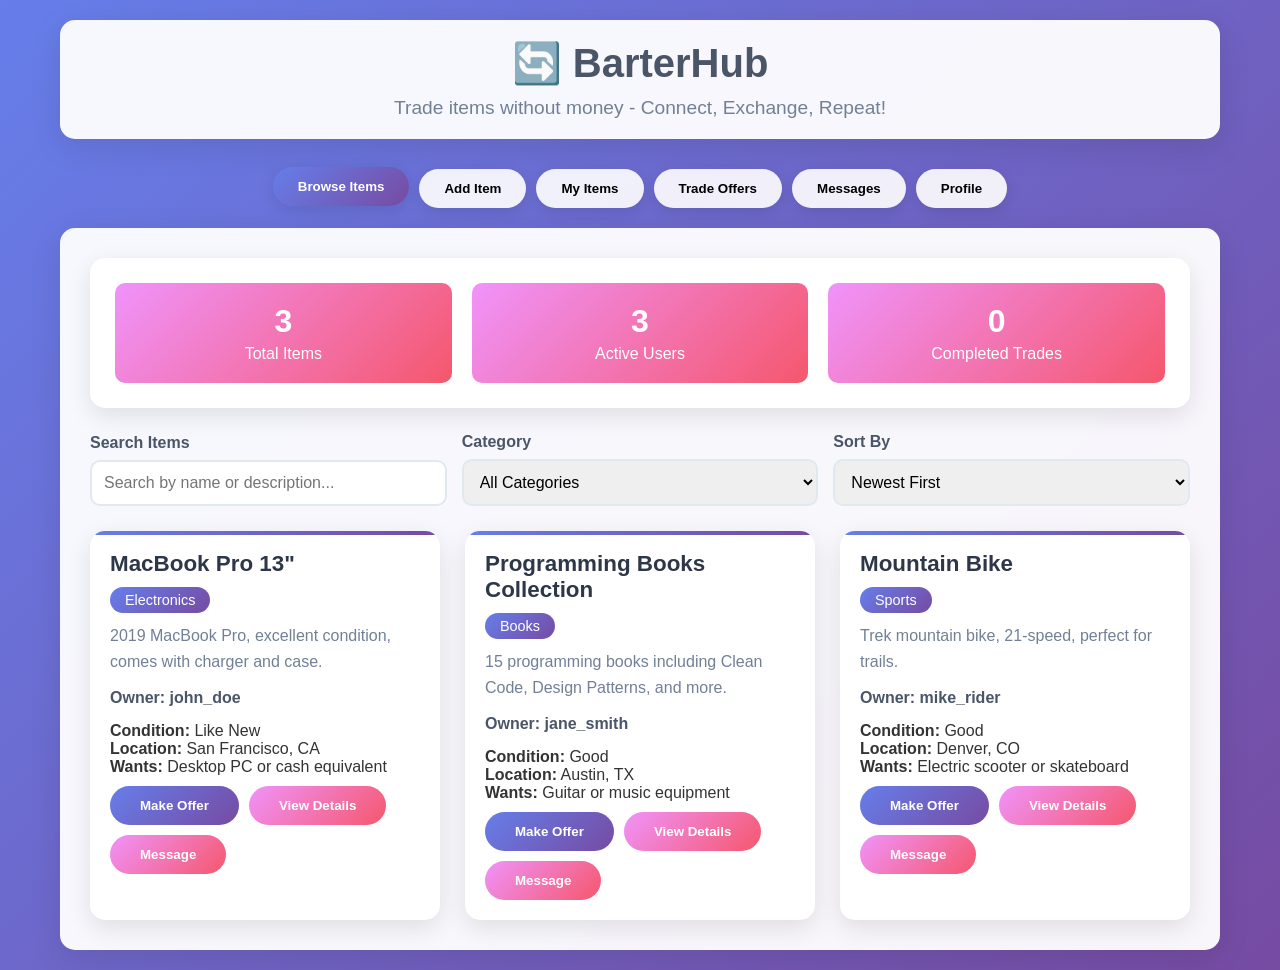
<file: index.html>
<!DOCTYPE html>
<html lang="en">
<head>
    <meta charset="UTF-8">
    <meta name="viewport" content="width=device-width, initial-scale=1.0">
    <title>BarterHub - Trade Without Money</title>
    <link rel="stylesheet" href="barter.css">
</head>
<body>
    <div class="container">
        <div class="header">
            <h1>🔄 BarterHub</h1>
            <p>Trade items without money - Connect, Exchange, Repeat!</p>
        </div>

        <div class="nav-tabs">
            <button class="tab-btn active" onclick="showTab('browse')">Browse Items</button>
            <button class="tab-btn" onclick="showTab('add')">Add Item</button>
            <button class="tab-btn" onclick="showTab('my-items')">My Items</button>
            <button class="tab-btn" onclick="showTab('offers')">Trade Offers</button>
            <button class="tab-btn" onclick="showTab('messages')">Messages</button>
            <button class="tab-btn" onclick="showTab('profile')">Profile</button>
        </div>

        <!-- Browse Items Tab -->
        <div id="browse" class="tab-content active">
            <div class="stats-card">
                <div class="stats-grid">
                    <div class="stat-item">
                        <div class="stat-number" id="totalItems">0</div>
                        <div>Total Items</div>
                    </div>
                    <div class="stat-item">
                        <div class="stat-number" id="activeUsers">0</div>
                        <div>Active Users</div>
                    </div>
                    <div class="stat-item">
                        <div class="stat-number" id="completedTrades">0</div>
                        <div>Completed Trades</div>
                    </div>
                </div>
            </div>

            <div class="search-filter">
                <div class="form-group">
                    <label>Search Items</label>
                    <input type="text" id="searchInput" placeholder="Search by name or description..." oninput="filterItems()">
                </div>
                <div class="form-group">
                    <label>Category</label>
                    <select id="categoryFilter" onchange="filterItems()">
                        <option value="">All Categories</option>
                        <option value="Electronics">Electronics</option>
                        <option value="Books">Books</option>
                        <option value="Clothing">Clothing</option>
                        <option value="Home & Garden">Home & Garden</option>
                        <option value="Sports">Sports</option>
                        <option value="Toys">Toys</option>
                        <option value="Other">Other</option>
                    </select>
                </div>
                <div class="form-group">
                    <label>Sort By</label>
                    <select id="sortBy" onchange="sortItems()">
                        <option value="newest">Newest First</option>
                        <option value="oldest">Oldest First</option>
                        <option value="name">Name A-Z</option>
                        <option value="category">Category</option>
                    </select>
                </div>
            </div>

            <div id="itemsGrid" class="items-grid">
                <!-- Items will be dynamically loaded here -->
            </div>
        </div>

        <!-- Add Item Tab -->
        <div id="add" class="tab-content">
            <h2 style="margin-bottom: 25px; color: #4a5568;">Add New Item for Barter</h2>
            <form id="addItemForm">
                <div class="form-group">
                    <label>Item Name *</label>
                    <input type="text" id="itemName" required placeholder="What are you offering?">
                </div>
                <div class="form-group">
                    <label>Category *</label>
                    <select id="itemCategory" required>
                        <option value="">Select Category</option>
                        <option value="Electronics">Electronics</option>
                        <option value="Books">Books</option>
                        <option value="Clothing">Clothing</option>
                        <option value="Home & Garden">Home & Garden</option>
                        <option value="Sports">Sports</option>
                        <option value="Toys">Toys</option>
                        <option value="Other">Other</option>
                    </select>
                </div>
                <div class="form-group">
                    <label>Description *</label>
                    <textarea id="itemDescription" required placeholder="Describe your item in detail..."></textarea>
                </div>
                <div class="form-group">
                    <label>Condition</label>
                    <select id="itemCondition">
                        <option value="New">New</option>
                        <option value="Like New">Like New</option>
                        <option value="Good">Good</option>
                        <option value="Fair">Fair</option>
                        <option value="Poor">Poor</option>
                    </select>
                </div>
                <div class="form-group">
                    <label>What would you like in exchange?</label>
                    <textarea id="wantedItems" placeholder="Describe what you're looking for..."></textarea>
                </div>
                <div class="form-group">
                    <label>Your Location</label>
                    <input type="text" id="itemLocation" placeholder="City, State">
                </div>
                <button type="submit" class="btn">Add Item to Barter List</button>
            </form>
        </div>

        <!-- My Items Tab -->
        <div id="my-items" class="tab-content">
            <h2 style="margin-bottom: 25px; color: #4a5568;">My Listed Items</h2>
            <div id="myItemsGrid" class="items-grid">
                <!-- User's items will be displayed here -->
            </div>
        </div>

        <!-- Trade Offers Tab -->
        <div id="offers" class="tab-content">
            <h2 style="margin-bottom: 25px; color: #4a5568;">Trade Offers Management</h2>
            
            <div class="nav-tabs" style="margin-bottom: 20px;">
                <button class="tab-btn active" onclick="showOfferTab('received')">Received Offers</button>
                <button class="tab-btn" onclick="showOfferTab('sent')">Sent Offers</button>
            </div>

            <div id="receivedOffers" class="offers-list">
                <!-- Received offers will be displayed here -->
            </div>

            <div id="sentOffers" class="offers-list" style="display: none;">
                <!-- Sent offers will be displayed here -->
            </div>
        </div>

        <!-- Messages Tab -->
        <div id="messages" class="tab-content">
            <h2 style="margin-bottom: 25px; color: #4171c4;">Trade Messages</h2>
            
            <div class="form-group">
                <label>Select Conversation</label>
                <select id="conversationSelect" onchange="loadConversation()">
                    <option value="">Choose a conversation...</option>
                </select>
            </div>

            <div id="chatContainer" style="display: none;">
                <div class="chat-box" id="chatMessages"></div>
                <div style="display: flex; gap: 10px;">
                    <input type="text" id="messageInput" placeholder="Type your message..." style="flex: 1;" onkeypress="if(event.key==='Enter') sendMessage()">
                    <button class="btn" onclick="sendMessage()">Send</button>
                </div>
            </div>
        </div>

        <!-- Profile Tab -->
        <div id="profile" class="tab-content">
            <h2 style="margin-bottom: 25px; color: #4a5568;">User Profile</h2>
            
            <div class="form-group">
                <label>Display Name</label>
                <input type="text" id="userName" value="Anonymous User">
            </div>
            
            <div class="form-group">
                <label>Email</label>
                <input type="email" id="userEmail" placeholder="your@email.com">
            </div>
            
            <div class="form-group">
                <label>Location</label>
                <input type="text" id="userLocation" placeholder="Your city, state">
            </div>
            
            <div class="form-group">
                <label>Bio</label>
                <textarea id="userBio" placeholder="Tell others about yourself..."></textarea>
            </div>

            <div class="rating-system">
                <label>Your Rating:</label>
                <div class="stars">
                    <span class="star active">★</span>
                    <span class="star active">★</span>
                    <span class="star active">★</span>
                    <span class="star active">★</span>
                    <span class="star">★</span>
                </div>
                <span>4.2/5 (12 reviews)</span>
            </div>
            
            <button class="btn" onclick="saveProfile()">Save Profile</button>
        </div>
    </div>

    <!-- Make Offer Modal -->
    <div id="offerModal" class="modal">
        <div class="modal-content">
            <span class="close" onclick="closeModal('offerModal')">&times;</span>
            <h3>Make Trade Offer</h3>
            <form id="offerForm">
                <div class="form-group">
                    <label>Select Your Item to Offer</label>
                    <select id="offerItemSelect" required>
                        <option value="">Choose an item...</option>
                    </select>
                </div>
                <div class="form-group">
                    <label>Additional Message</label>
                    <textarea id="offerMessage" placeholder="Explain why this is a good trade..."></textarea>
                </div>
                <button type="submit" class="btn">Send Offer</button>
            </form>
        </div>
    </div>

    <!-- Item Details Modal -->
    <div id="itemModal" class="modal">
        <div class="modal-content">
            <span class="close" onclick="closeModal('itemModal')">&times;</span>
            <div id="itemDetails">
                <!-- Item details will be loaded here -->
            </div>
        </div>
    </div>

    <script src="barter.js"></script>
</body>
</html>
</file>
<file: barter.css>
* {
            margin: 0;
            padding: 0;
            box-sizing: border-box;
        }

        body {
            font-family: 'Segoe UI', Tahoma, Geneva, Verdana, sans-serif;
            background: linear-gradient(135deg, #667eea 0%, #764ba2 100%);
            min-height: 100vh;
            color: #333;
        }

        .container {
            max-width: 1200px;
            margin: 0 auto;
            padding: 20px;
        }

        .header {
            background: rgba(255, 255, 255, 0.95);
            backdrop-filter: blur(10px);
            padding: 20px;
            border-radius: 15px;
            margin-bottom: 30px;
            box-shadow: 0 8px 32px rgba(0, 0, 0, 0.1);
        }

        .header h1 {
            text-align: center;
            color: #4a5568;
            font-size: 2.5em;
            margin-bottom: 10px;
        }

        .header p {
            text-align: center;
            color: #718096;
            font-size: 1.2em;
        }

        .nav-tabs {
            display: flex;
            justify-content: center;
            gap: 10px;
            margin: 20px 0;
            flex-wrap: wrap;
        }

        .tab-btn {
            background: rgba(255, 255, 255, 0.9);
            border: none;
            padding: 12px 25px;
            border-radius: 25px;
            cursor: pointer;
            font-weight: 600;
            transition: all 0.3s ease;
            box-shadow: 0 4px 15px rgba(0, 0, 0, 0.1);
        }

        .tab-btn:hover {
            transform: translateY(-2px);
            box-shadow: 0 8px 25px rgba(0, 0, 0, 0.15);
        }

        .tab-btn.active {
            background: linear-gradient(135deg, #667eea, #764ba2);
            color: white;
            transform: translateY(-2px);
        }

        .tab-content {
            display: none;
            background: rgba(255, 255, 255, 0.95);
            backdrop-filter: blur(10px);
            border-radius: 15px;
            padding: 30px;
            box-shadow: 0 8px 32px rgba(0, 0, 0, 0.1);
        }

        .tab-content.active {
            display: block;
            animation: fadeIn 0.5s ease-in-out;
        }

        @keyframes fadeIn {
            from { opacity: 0; transform: translateY(20px); }
            to { opacity: 1; transform: translateY(0); }
        }

        .form-group {
            margin-bottom: 20px;
        }

        .form-group label {
            display: block;
            margin-bottom: 8px;
            font-weight: 600;
            color: #4a5568;
        }

        .form-group input, .form-group textarea, .form-group select {
            width: 100%;
            padding: 12px;
            border: 2px solid #e2e8f0;
            border-radius: 10px;
            font-size: 16px;
            transition: border-color 0.3s ease;
        }

        .form-group input:focus, .form-group textarea:focus, .form-group select:focus {
            outline: none;
            border-color: #667eea;
            box-shadow: 0 0 0 3px rgba(102, 126, 234, 0.1);
        }

        .btn {
            background: linear-gradient(135deg, #667eea, #764ba2);
            color: white;
            border: none;
            padding: 12px 30px;
            border-radius: 25px;
            cursor: pointer;
            font-weight: 600;
            transition: all 0.3s ease;
            display: inline-block;
            text-decoration: none;
        }

        .btn:hover {
            transform: translateY(-2px);
            box-shadow: 0 8px 25px rgba(102, 126, 234, 0.3);
        }

        .btn-secondary {
            background: linear-gradient(135deg, #f093fb, #f5576c);
        }

        .btn-danger {
            background: linear-gradient(135deg, #ff9a9e, #fecfef);
            color: #721c24;
        }

        .items-grid {
            display: grid;
            grid-template-columns: repeat(auto-fill, minmax(300px, 1fr));
            gap: 25px;
            margin-top: 25px;
        }

        .item-card {
            background: white;
            border-radius: 15px;
            padding: 20px;
            box-shadow: 0 8px 25px rgba(0, 0, 0, 0.1);
            transition: all 0.3s ease;
            position: relative;
            overflow: hidden;
        }

        .item-card:hover {
            transform: translateY(-5px);
            box-shadow: 0 15px 35px rgba(0, 0, 0, 0.15);
        }

        .item-card::before {
            content: '';
            position: absolute;
            top: 0;
            left: 0;
            right: 0;
            height: 4px;
            background: linear-gradient(135deg, #667eea, #764ba2);
        }

        .item-title {
            font-size: 1.4em;
            font-weight: bold;
            margin-bottom: 10px;
            color: #2d3748;
        }

        .item-category {
            background: linear-gradient(135deg, #667eea, #764ba2);
            color: white;
            padding: 5px 15px;
            border-radius: 20px;
            font-size: 0.9em;
            display: inline-block;
            margin-bottom: 10px;
        }

        .item-description {
            color: #718096;
            margin-bottom: 15px;
            line-height: 1.6;
        }

        .item-owner {
            font-weight: 600;
            color: #4a5568;
            margin-bottom: 15px;
        }

        .item-actions {
            display: flex;
            gap: 10px;
            flex-wrap: wrap;
        }

        .search-filter {
            display: flex;
            gap: 15px;
            margin-bottom: 25px;
            flex-wrap: wrap;
            align-items: end;
        }

        .search-filter .form-group {
            margin-bottom: 0;
            flex: 1;
            min-width: 200px;
        }

        .offers-list {
            margin-top: 25px;
        }

        .offer-card {
            background: white;
            border-radius: 15px;
            padding: 20px;
            margin-bottom: 15px;
            box-shadow: 0 4px 15px rgba(0, 0, 0, 0.08);
            border-left: 4px solid #667eea;
        }

        .offer-header {
            display: flex;
            justify-content: space-between;
            align-items: start;
            margin-bottom: 15px;
            flex-wrap: wrap;
            gap: 10px;
        }

        .offer-status {
            padding: 5px 15px;
            border-radius: 20px;
            font-size: 0.9em;
            font-weight: 600;
        }

        .offer-status.pending {
            background: #fef3c7;
            color: #92400e;
        }

        .offer-status.accepted {
            background: #d1fae5;
            color: #065f46;
        }

        .offer-status.rejected {
            background: #fee2e2;
            color: #991b1b;
        }

        .modal {
            display: none;
            position: fixed;
            z-index: 1000;
            left: 0;
            top: 0;
            width: 100%;
            height: 100%;
            background-color: rgba(0, 0, 0, 0.5);
            backdrop-filter: blur(5px);
        }

        .modal-content {
            background: white;
            margin: 5% auto;
            padding: 30px;
            border-radius: 15px;
            width: 90%;
            max-width: 600px;
            box-shadow: 0 20px 60px rgba(0, 0, 0, 0.3);
            animation: slideIn 0.3s ease-out;
        }

        @keyframes slideIn {
            from { opacity: 0; transform: translateY(-50px); }
            to { opacity: 1; transform: translateY(0); }
        }

        .close {
            color: #aaa;
            float: right;
            font-size: 28px;
            font-weight: bold;
            cursor: pointer;
            line-height: 1;
        }

        .close:hover {
            color: #667eea;
        }

        .notification {
            position: fixed;
            top: 20px;
            right: 20px;
            background: white;
            padding: 15px 20px;
            border-radius: 10px;
            box-shadow: 0 8px 25px rgba(0, 0, 0, 0.15);
            border-left: 4px solid #48bb78;
            z-index: 1001;
            animation: slideInRight 0.3s ease-out;
        }

        @keyframes slideInRight {
            from { opacity: 0; transform: translateX(100px); }
            to { opacity: 1; transform: translateX(0); }
        }

        .stats-card {
            background: white;
            border-radius: 15px;
            padding: 25px;
            margin-bottom: 25px;
            box-shadow: 0 8px 25px rgba(0, 0, 0, 0.1);
        }

        .stats-grid {
            display: grid;
            grid-template-columns: repeat(auto-fit, minmax(150px, 1fr));
            gap: 20px;
        }

        .stat-item {
            text-align: center;
            padding: 20px;
            background: linear-gradient(135deg, #f093fb, #f5576c);
            border-radius: 10px;
            color: white;
        }

        .stat-number {
            font-size: 2em;
            font-weight: bold;
            margin-bottom: 5px;
        }

        .rating-system {
            display: flex;
            align-items: center;
            gap: 10px;
            margin: 10px 0;
        }

        .stars {
            display: flex;
            gap: 2px;
        }

        .star {
            font-size: 20px;
            color: #e2e8f0;
            cursor: pointer;
            transition: color 0.2s ease;
        }

        .star.active {
            color: #f6e05e;
        }

        .chat-box {
            border: 2px solid #e2e8f0;
            border-radius: 10px;
            height: 300px;
            overflow-y: auto;
            padding: 15px;
            margin-bottom: 15px;
            background: #f8f9fa;
        }

        .message {
            margin-bottom: 10px;
            padding: 10px;
            border-radius: 10px;
            background: white;
            box-shadow: 0 2px 5px rgba(0, 0, 0, 0.1);
        }

        .message.own {
            background: linear-gradient(135deg, #667eea, #764ba2);
            color: white;
            margin-left: 20px;
        }

        @media (max-width: 768px) {
            .container {
                padding: 10px;
            }
            
            .header h1 {
                font-size: 2em;
            }
            
            .items-grid {
                grid-template-columns: 1fr;
            }
            
            .search-filter {
                flex-direction: column;
            }
            
            .search-filter .form-group {
                min-width: auto;
            }
        }
</file>
